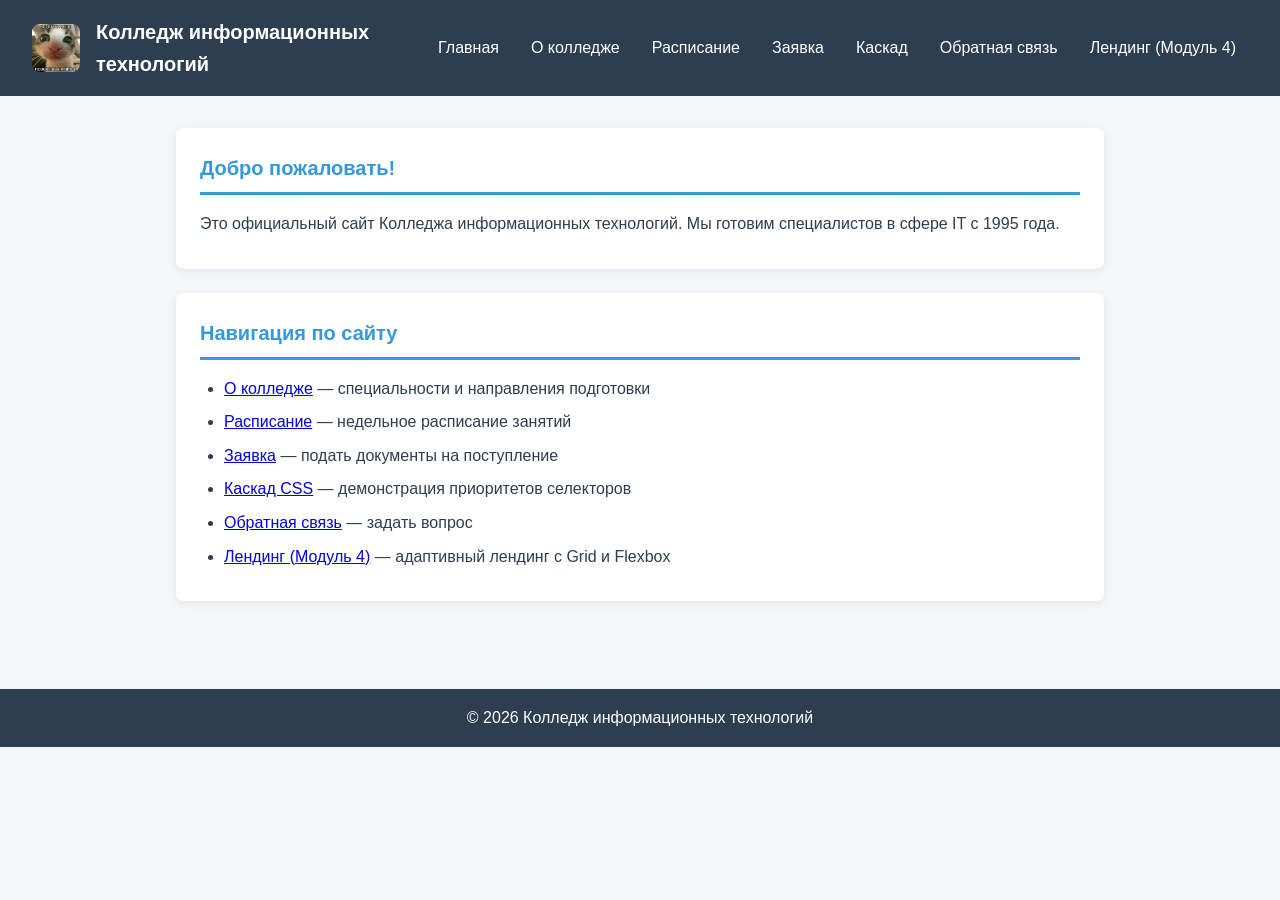
<file: index.html>
<!DOCTYPE html>
<html lang="ru">
<head>
    <meta charset="UTF-8">
    <meta name="viewport" content="width=device-width, initial-scale=1.0">
    <title>Колледж информационных технологий</title>
    <link rel="stylesheet" href="style.css">
</head>
<body>

    <header class="header">
        <img src="logo.png" alt="Логотип колледжа" class="logo">
        <h1>Колледж информационных технологий</h1>
        <nav class="nav">
            <a href="index.html">Главная</a>
            <a href="about.html">О колледже</a>
            <a href="table.html">Расписание</a>
            <a href="form.html">Заявка</a>
            <a href="cascade.html">Каскад</a>
            <a href="feedback.html">Обратная связь</a>
            <a href="landing.html">Лендинг (Модуль 4)</a>
        </nav>
    </header>

    <main class="main">

        <section class="intro">
            <h2>Добро пожаловать!</h2>
            <p>Это официальный сайт Колледжа информационных технологий. Мы готовим специалистов в сфере IT с 1995 года.</p>
        </section>

        <section class="info">
            <h2>Навигация по сайту</h2>
            <ul>
                <li><a href="about.html">О колледже</a> — специальности и направления подготовки</li>
                <li><a href="table.html">Расписание</a> — недельное расписание занятий</li>
                <li><a href="form.html">Заявка</a> — подать документы на поступление</li>
                <li><a href="cascade.html">Каскад CSS</a> — демонстрация приоритетов селекторов</li>
                <li><a href="feedback.html">Обратная связь</a> — задать вопрос</li>
                <li><a href="landing.html">Лендинг (Модуль 4)</a> — адаптивный лендинг с Grid и Flexbox</li>
            </ul>
        </section>

    </main>

    <footer class="footer">
        <p>© 2026 Колледж информационных технологий</p>
    </footer>

</body>
</html>
</file>
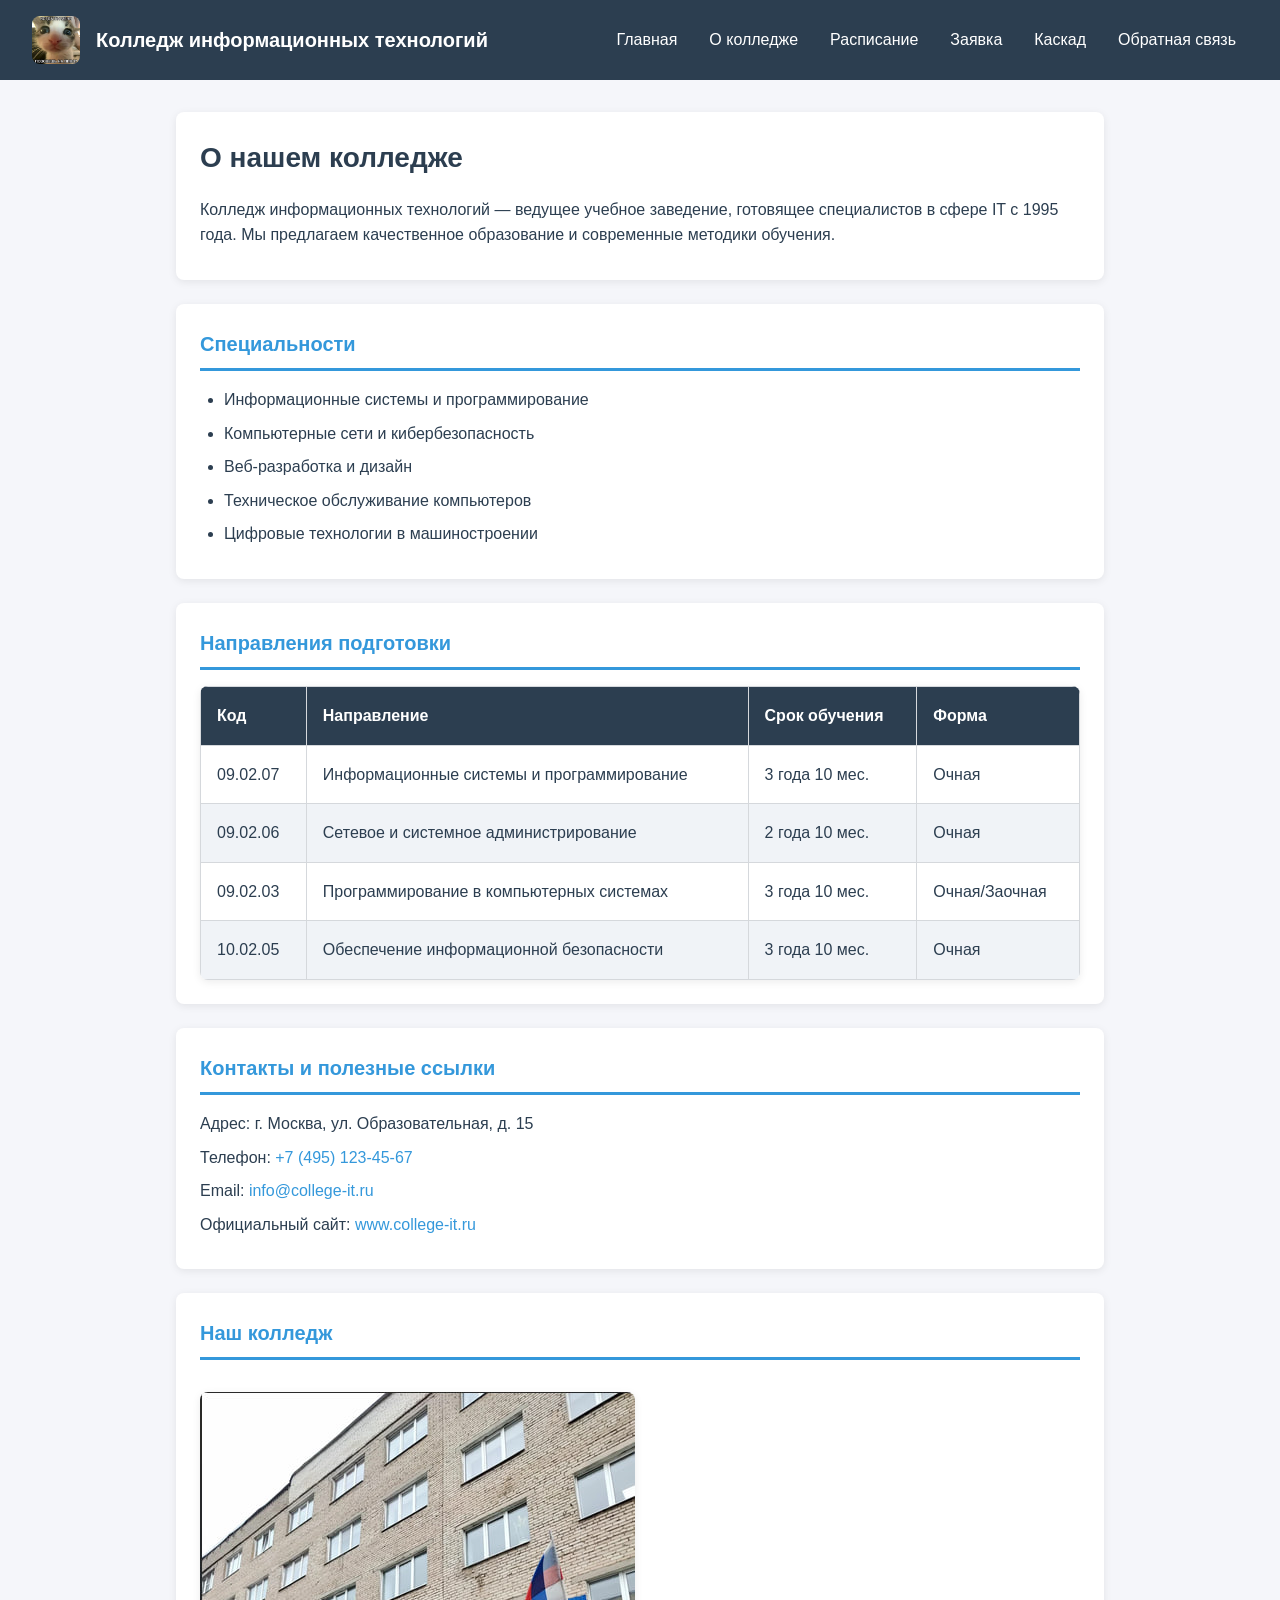
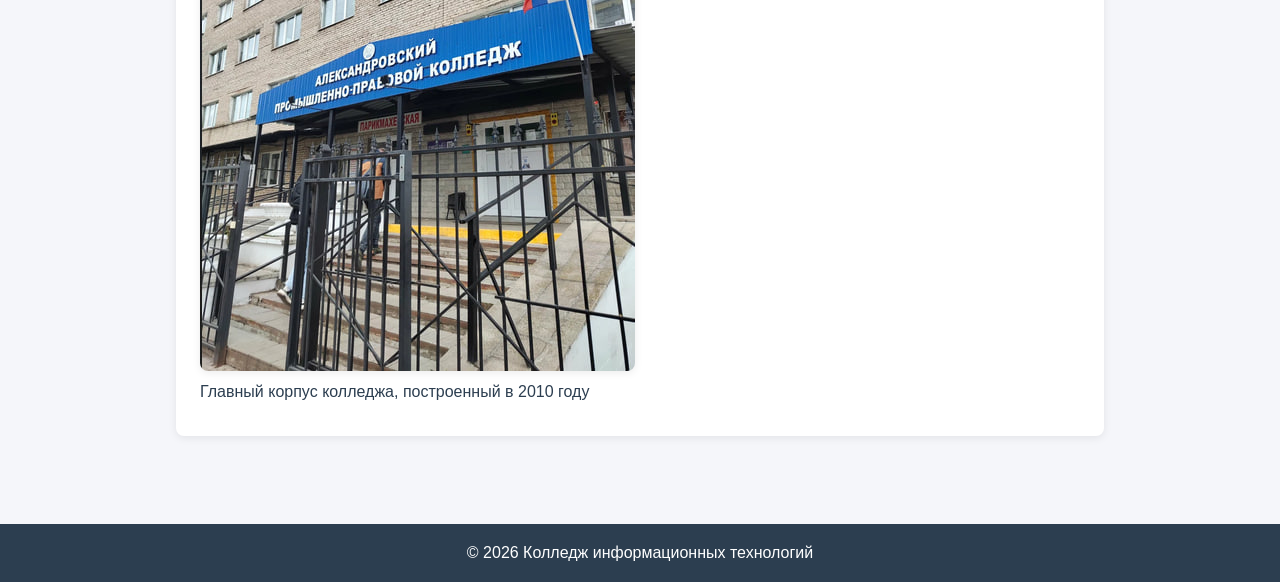
<file: about.html>
<!DOCTYPE html>
<html lang="ru">
<head>
    <meta charset="UTF-8">
    <meta name="viewport" content="width=device-width, initial-scale=1.0">
    <title>О колледже — Модульный проект</title>
    <link rel="stylesheet" href="style.css">
</head>
<body>

    <header class="header">
        <img src="logo.png" alt="Логотип колледжа" class="logo">
        <h1>Колледж информационных технологий</h1>
        <nav class="nav">
            <a href="index.html">Главная</a>
            <a href="about.html">О колледже</a>
            <a href="table.html">Расписание</a>
            <a href="form.html">Заявка</a>
            <a href="cascade.html">Каскад</a>
            <a href="feedback.html">Обратная связь</a>
        </nav>
    </header>

    <main class="main">

        <section class="intro">
            <h1>О нашем колледже</h1>
            <p>Колледж информационных технологий — ведущее учебное заведение, готовящее специалистов в сфере IT с 1995 года. Мы предлагаем качественное образование и современные методики обучения.</p>
        </section>

        <section class="specialties">
            <h2>Специальности</h2>
            <ul>
                <li>Информационные системы и программирование</li>
                <li>Компьютерные сети и кибербезопасность</li>
                <li>Веб-разработка и дизайн</li>
                <li>Техническое обслуживание компьютеров</li>
                <li>Цифровые технологии в машиностроении</li>
            </ul>
        </section>

        <section class="directions">
            <h2>Направления подготовки</h2>
            <table class="data-table">
                <thead>
                    <tr>
                        <th>Код</th>
                        <th>Направление</th>
                        <th>Срок обучения</th>
                        <th>Форма</th>
                    </tr>
                </thead>
                <tbody>
                    <tr>
                        <td>09.02.07</td>
                        <td>Информационные системы и программирование</td>
                        <td>3 года 10 мес.</td>
                        <td>Очная</td>
                    </tr>
                    <tr>
                        <td>09.02.06</td>
                        <td>Сетевое и системное администрирование</td>
                        <td>2 года 10 мес.</td>
                        <td>Очная</td>
                    </tr>
                    <tr>
                        <td>09.02.03</td>
                        <td>Программирование в компьютерных системах</td>
                        <td>3 года 10 мес.</td>
                        <td>Очная/Заочная</td>
                    </tr>
                    <tr>
                        <td>10.02.05</td>
                        <td>Обеспечение информационной безопасности</td>
                        <td>3 года 10 мес.</td>
                        <td>Очная</td>
                    </tr>
                </tbody>
            </table>
        </section>

        <section class="contacts">
            <h2>Контакты и полезные ссылки</h2>
            <p>Адрес: г. Москва, ул. Образовательная, д. 15</p>
            <p>Телефон: <a href="tel:+74951234567">+7 (495) 123-45-67</a></p>
            <p>Email: <a href="mailto:info@college-it.ru">info@college-it.ru</a></p>
            <p>Официальный сайт: <a href="https://example.com" target="_blank">www.college-it.ru</a></p>
        </section>

        <section class="photo">
            <h2>Наш колледж</h2>
            <img src="college.jpg" alt="Здание колледжа информационных технологий" class="college-photo">
            <p>Главный корпус колледжа, построенный в 2010 году</p>
        </section>

    </main>

    <footer class="footer">
        <p>© 2026 Колледж информационных технологий</p>
    </footer>

</body>
</html>
</file>
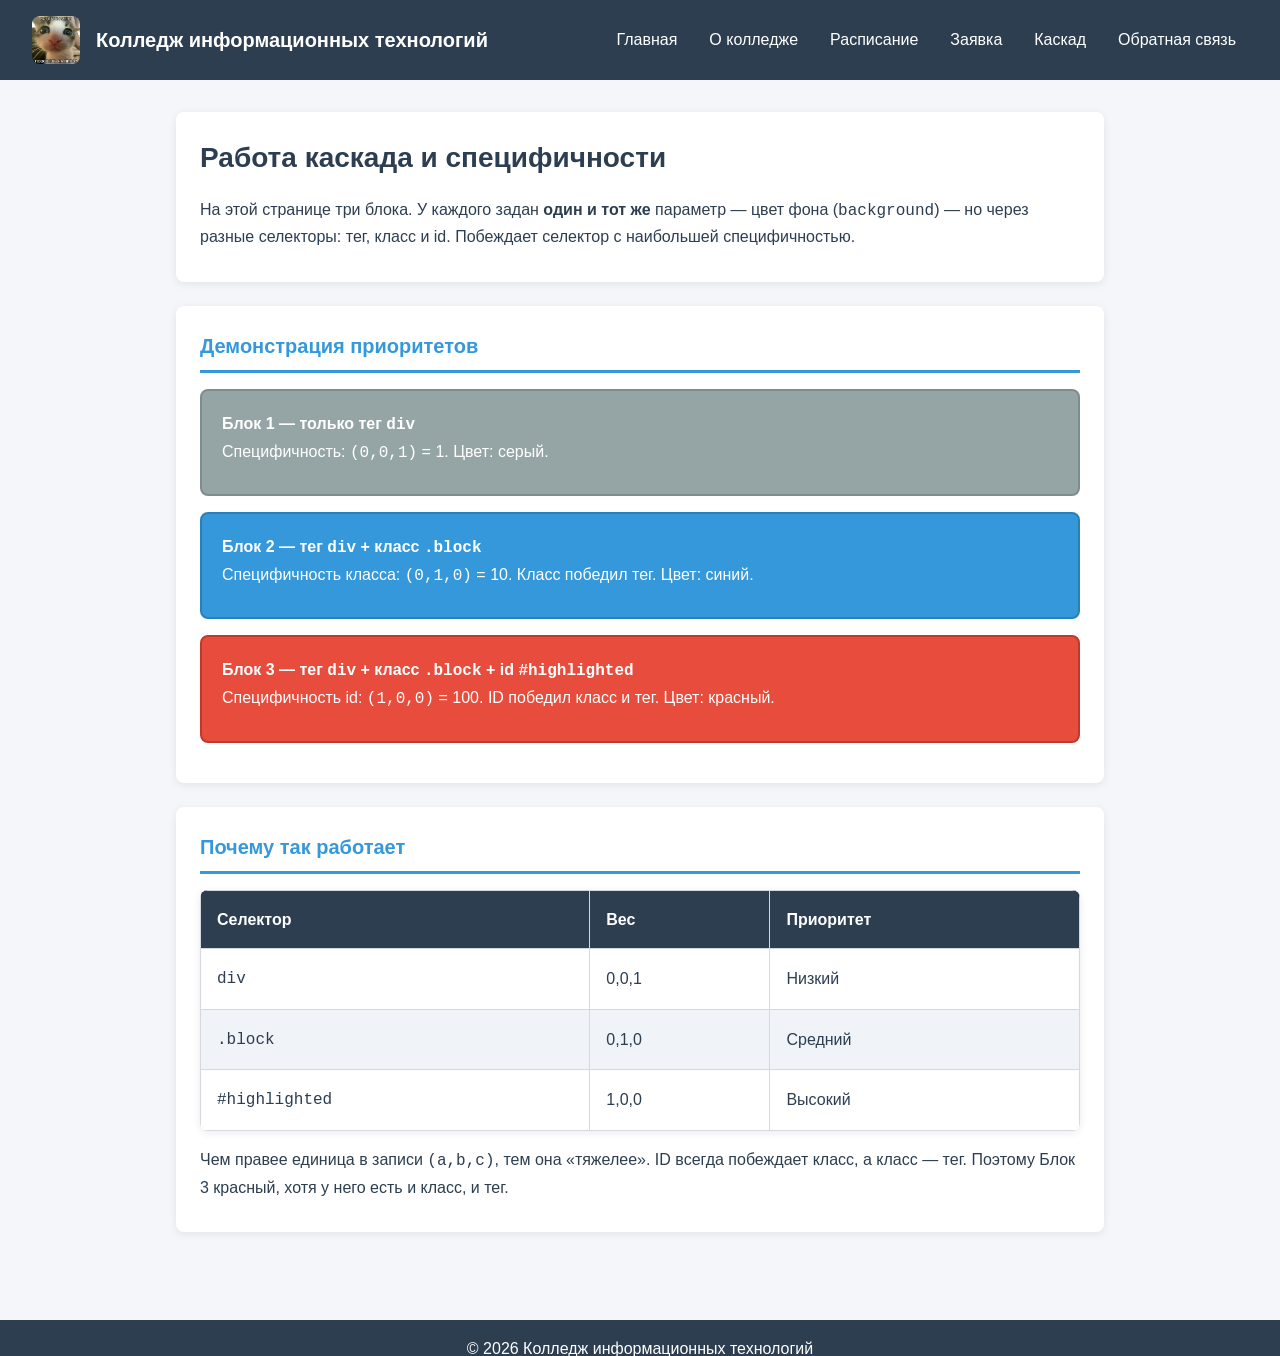
<file: cascade.html>
<!DOCTYPE html>
<html lang="ru">
<head>
    <meta charset="UTF-8">
    <meta name="viewport" content="width=device-width, initial-scale=1.0">
    <title>Разбор каскада и приоритетов селекторов</title>
    <link rel="stylesheet" href="style.css">
</head>
<body>

    <header class="header">
        <img src="logo.png" alt="Логотип колледжа" class="logo">
        <h1>Колледж информационных технологий</h1>
        <nav class="nav">
            <a href="index.html">Главная</a>
            <a href="about.html">О колледже</a>
            <a href="table.html">Расписание</a>
            <a href="form.html">Заявка</a>
            <a href="cascade.html">Каскад</a>
            <a href="feedback.html">Обратная связь</a>
        </nav>
    </header>

    <main class="main">

        <section class="intro">
            <h1>Работа каскада и специфичности</h1>
            <p>На этой странице три блока. У каждого задан <strong>один и тот же</strong> параметр — цвет фона (<code>background</code>) — но через разные селекторы: тег, класс и id. Побеждает селектор с наибольшей специфичностью.</p>
        </section>

        <section class="cascade-section">
            <h2>Демонстрация приоритетов</h2>

            <!-- Блок 1: задан только через тег div (специфичность 0,0,1) -->
            <div>
                <strong>Блок 1 — только тег <code>div</code></strong>
                <p>Специфичность: <code>(0,0,1)</code> = 1. Цвет: серый.</p>
            </div>

            <!-- Блок 2: тег + класс (класс 0,1,0 перебивает тег 0,0,1) -->
            <div class="block">
                <strong>Блок 2 — тег <code>div</code> + класс <code>.block</code></strong>
                <p>Специфичность класса: <code>(0,1,0)</code> = 10. Класс победил тег. Цвет: синий.</p>
            </div>

            <!-- Блок 3: тег + класс + id (id 1,0,0 перебивает всё) -->
            <div class="block" id="highlighted">
                <strong>Блок 3 — тег <code>div</code> + класс <code>.block</code> + id <code>#highlighted</code></strong>
                <p>Специфичность id: <code>(1,0,0)</code> = 100. ID победил класс и тег. Цвет: красный.</p>
            </div>
        </section>

        <section class="explanation">
            <h2>Почему так работает</h2>
            <table class="data-table">
                <thead>
                    <tr>
                        <th>Селектор</th>
                        <th>Вес</th>
                        <th>Приоритет</th>
                    </tr>
                </thead>
                <tbody>
                    <tr>
                        <td><code>div</code></td>
                        <td>0,0,1</td>
                        <td>Низкий</td>
                    </tr>
                    <tr>
                        <td><code>.block</code></td>
                        <td>0,1,0</td>
                        <td>Средний</td>
                    </tr>
                    <tr>
                        <td><code>#highlighted</code></td>
                        <td>1,0,0</td>
                        <td>Высокий</td>
                    </tr>
                </tbody>
            </table>
            <p style="margin-top: 16px;">Чем правее единица в записи <code>(a,b,c)</code>, тем она «тяжелее». ID всегда побеждает класс, а класс — тег. Поэтому Блок 3 красный, хотя у него есть и класс, и тег.</p>
        </section>

    </main>

    <footer class="footer">
        <p>© 2026 Колледж информационных технологий</p>
    </footer>

</body>
</html>
</file>
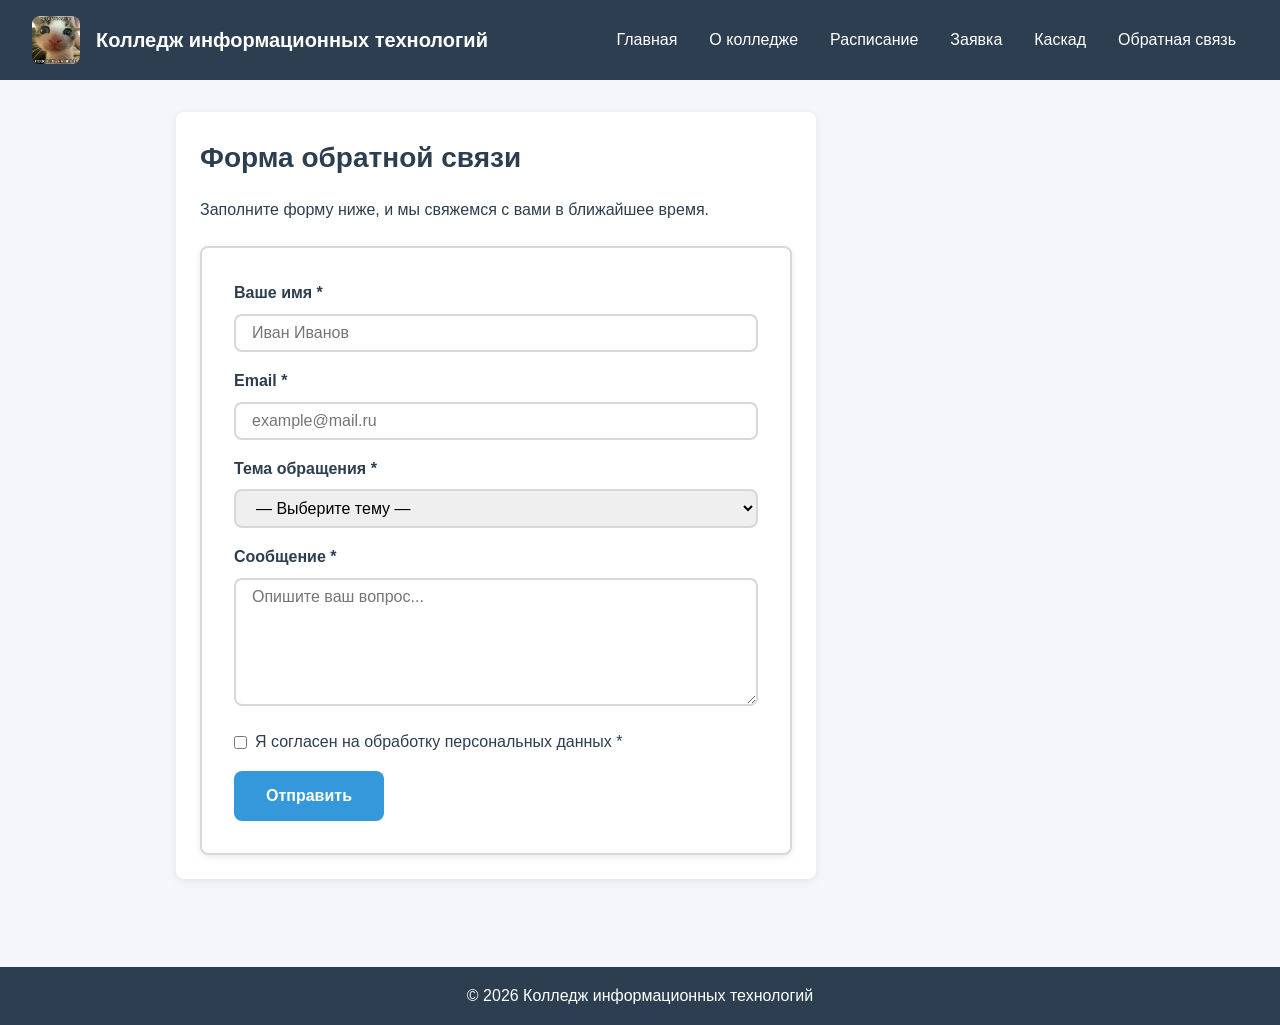
<file: feedback.html>
<!DOCTYPE html>
<html lang="ru">
<head>
    <meta charset="UTF-8">
    <meta name="viewport" content="width=device-width, initial-scale=1.0">
    <title>Обратная связь</title>
    <link rel="stylesheet" href="style.css">
</head>
<body>

    <header class="header">
        <img src="logo.png" alt="Логотип колледжа" class="logo">
        <h1>Колледж информационных технологий</h1>
        <nav class="nav">
            <a href="index.html">Главная</a>
            <a href="about.html">О колледже</a>
            <a href="table.html">Расписание</a>
            <a href="form.html">Заявка</a>
            <a href="cascade.html">Каскад</a>
            <a href="feedback.html">Обратная связь</a>
        </nav>
    </header>

    <main class="main">

        <section class="form-section">
            <h1>Форма обратной связи</h1>
            <p>Заполните форму ниже, и мы свяжемся с вами в ближайшее время.</p>

            <form class="contact-form" action="#" method="POST">

                <div class="form-group">
                    <label for="name">Ваше имя *</label>
                    <input type="text" id="name" name="name" placeholder="Иван Иванов" required>
                </div>

                <div class="form-group">
                    <label for="email">Email *</label>
                    <input type="email" id="email" name="email" placeholder="example@mail.ru" required>
                </div>

                <div class="form-group">
                    <label for="topic">Тема обращения *</label>
                    <select id="topic" name="topic" required>
                        <option value="">— Выберите тему —</option>
                        <option value="admission">Поступление</option>
                        <option value="study">Учебный процесс</option>
                        <option value="technical">Техническая проблема</option>
                        <option value="other">Другое</option>
                    </select>
                </div>

                <div class="form-group">
                    <label for="message">Сообщение *</label>
                    <textarea id="message" name="message" rows="6" placeholder="Опишите ваш вопрос..." required></textarea>
                </div>

                <div class="form-group checkbox-group">
                    <input type="checkbox" id="agree" name="agree" required>
                    <label for="agree">Я согласен на обработку персональных данных *</label>
                </div>

                <button type="submit" class="btn">Отправить</button>

            </form>
        </section>

    </main>

    <footer class="footer">
        <p>© 2026 Колледж информационных технологий</p>
    </footer>

</body>
</html>
</file>
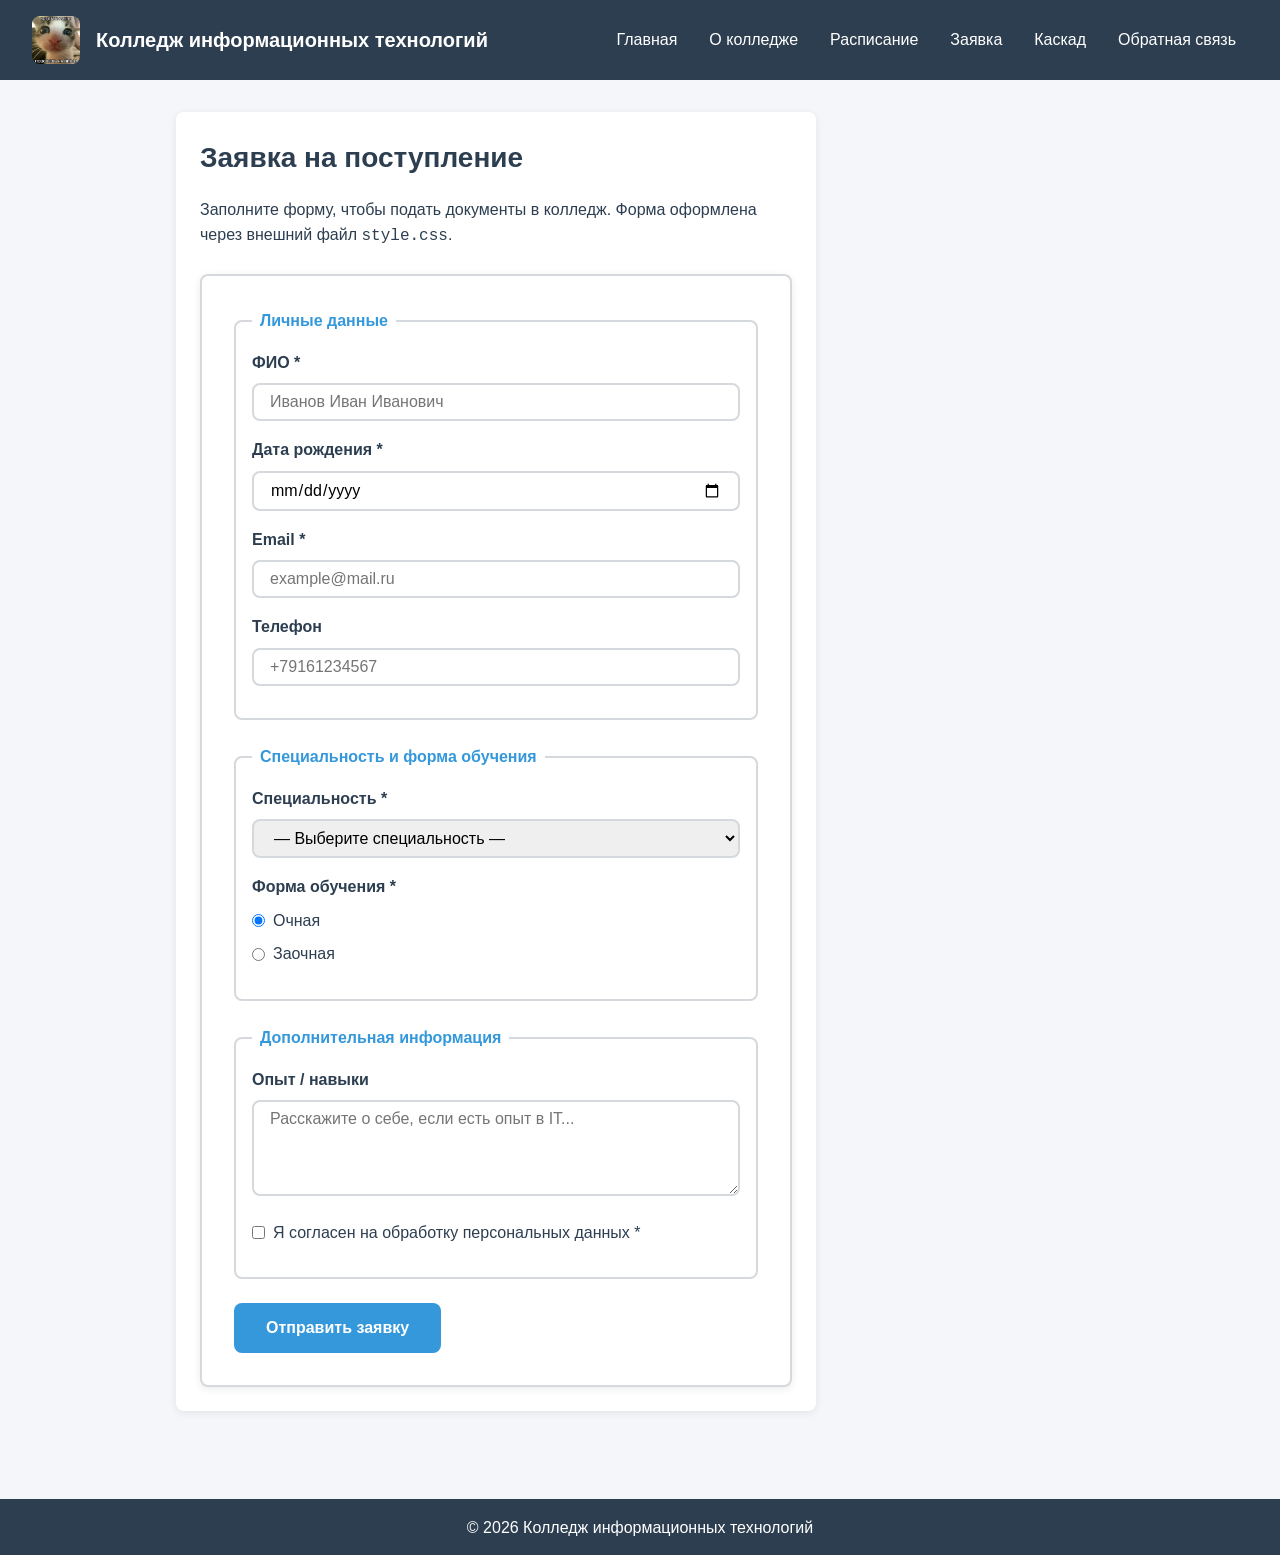
<file: form.html>
<!DOCTYPE html>
<html lang="ru">
<head>
    <meta charset="UTF-8">
    <meta name="viewport" content="width=device-width, initial-scale=1.0">
    <title>Заявка на поступление</title>
    <link rel="stylesheet" href="style.css">
</head>
<body>

    <header class="header">
        <img src="logo.png" alt="Логотип колледжа" class="logo">
        <h1>Колледж информационных технологий</h1>
        <nav class="nav">
            <a href="index.html">Главная</a>
            <a href="about.html">О колледже</a>
            <a href="table.html">Расписание</a>
            <a href="form.html">Заявка</a>
            <a href="cascade.html">Каскад</a>
            <a href="feedback.html">Обратная связь</a>
        </nav>
    </header>

    <main class="main">

        <section class="form-section">
            <h1>Заявка на поступление</h1>
            <p>Заполните форму, чтобы подать документы в колледж. Форма оформлена через внешний файл <code>style.css</code>.</p>

            <form class="application-form" action="#" method="POST">

                <fieldset>
                    <legend>Личные данные</legend>

                    <div class="form-group">
                        <label for="fullname">ФИО *</label>
                        <input type="text" id="fullname" name="fullname" placeholder="Иванов Иван Иванович" required>
                    </div>

                    <div class="form-group">
                        <label for="birthdate">Дата рождения *</label>
                        <input type="date" id="birthdate" name="birthdate" required>
                    </div>

                    <div class="form-group">
                        <label for="email">Email *</label>
                        <input type="email" id="email" name="email" placeholder="example@mail.ru" required>
                    </div>

                    <div class="form-group">
                        <label for="phone">Телефон</label>
                        <input type="tel" id="phone" name="phone" placeholder="+79161234567"
                               pattern="\+7[0-9]{10}"
                               title="Формат: +7 и 10 цифр">
                    </div>
                </fieldset>

                <fieldset>
                    <legend>Специальность и форма обучения</legend>

                    <div class="form-group">
                        <label for="specialty">Специальность *</label>
                        <select id="specialty" name="specialty" required>
                            <option value="">— Выберите специальность —</option>
                            <option value="09.02.07">Информационные системы и программирование</option>
                            <option value="09.02.06">Сетевое и системное администрирование</option>
                            <option value="09.02.03">Программирование в компьютерных системах</option>
                            <option value="10.02.05">Обеспечение информационной безопасности</option>
                        </select>
                    </div>

                    <div class="form-group radio-group">
                        <label>Форма обучения *</label>
                        <div class="radio-row">
                            <input type="radio" id="fulltime" name="studyform" value="fulltime" checked>
                            <label for="fulltime">Очная</label>
                        </div>
                        <div class="radio-row">
                            <input type="radio" id="parttime" name="studyform" value="parttime">
                            <label for="parttime">Заочная</label>
                        </div>
                    </div>
                </fieldset>

                <fieldset>
                    <legend>Дополнительная информация</legend>

                    <div class="form-group">
                        <label for="experience">Опыт / навыки</label>
                        <textarea id="experience" name="experience" rows="4" placeholder="Расскажите о себе, если есть опыт в IT..."></textarea>
                    </div>

                    <div class="form-group checkbox-group">
                        <input type="checkbox" id="agree" name="agree" required>
                        <label for="agree">Я согласен на обработку персональных данных *</label>
                    </div>
                </fieldset>

                <button type="submit" class="btn">Отправить заявку</button>

            </form>
        </section>

    </main>

    <footer class="footer">
        <p>© 2026 Колледж информационных технологий</p>
    </footer>

</body>
</html>
</file>
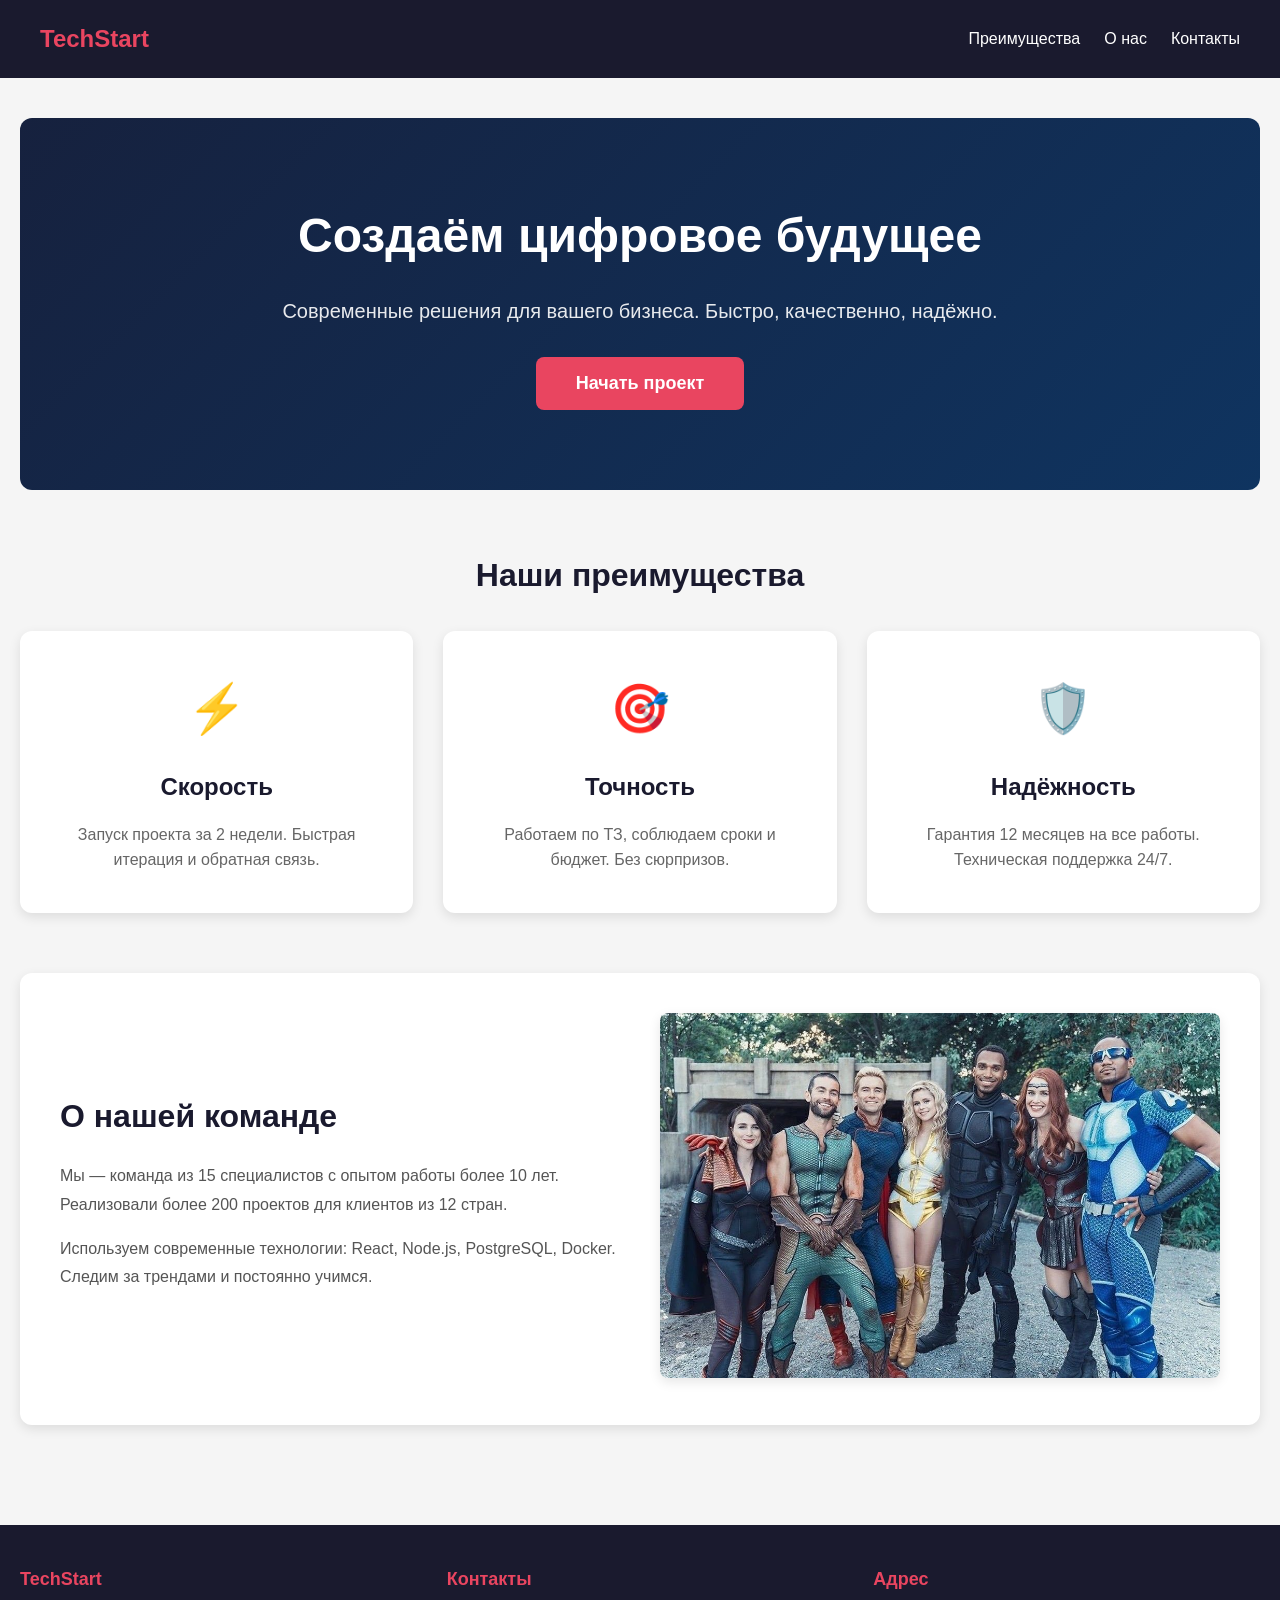
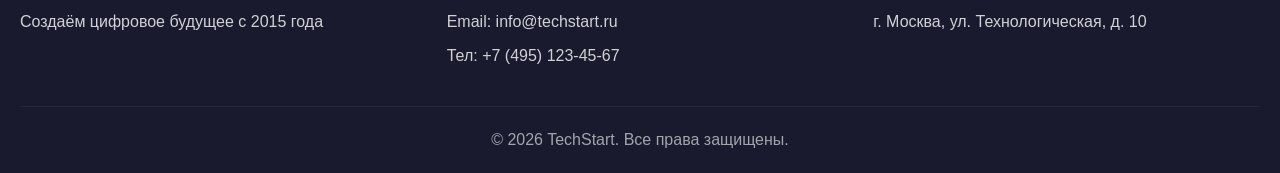
<file: landing.html>
<!DOCTYPE html>
<html lang="ru">
<head>
    <meta charset="UTF-8">
    <meta name="viewport" content="width=device-width, initial-scale=1.0">
    <title>Адаптивный лендинг</title>
    <link rel="stylesheet" href="landing.css">
</head>
<body>

    <!-- Шапка на flexbox -->
    <header class="header">
        <div class="logo">TechStart</div>
        <nav class="nav">
            <a href="#features">Преимущества</a>
            <a href="#about">О нас</a>
            <a href="#contact">Контакты</a>
        </nav>
    </header>

    <!-- Каркас страницы на CSS Grid -->
    <main class="main">

        <!-- Приветственный блок -->
        <section class="hero">
            <h1>Создаём цифровое будущее</h1>
            <p>Современные решения для вашего бизнеса. Быстро, качественно, надёжно.</p>
            <button class="btn">Начать проект</button>
        </section>

        <!-- Карточки преимуществ на flexbox -->
        <section class="features" id="features">
            <h2>Наши преимущества</h2>
            <div class="cards">
                <div class="card">
                    <div class="card-icon">⚡</div>
                    <h3>Скорость</h3>
                    <p>Запуск проекта за 2 недели. Быстрая итерация и обратная связь.</p>
                </div>
                <div class="card">
                    <div class="card-icon">🎯</div>
                    <h3>Точность</h3>
                    <p>Работаем по ТЗ, соблюдаем сроки и бюджет. Без сюрпризов.</p>
                </div>
                <div class="card">
                    <div class="card-icon">🛡️</div>
                    <h3>Надёжность</h3>
                    <p>Гарантия 12 месяцев на все работы. Техническая поддержка 24/7.</p>
                </div>
            </div>
        </section>

        <!-- Блок с картинкой -->
        <section class="image-block" id="about">
            <div class="image-content">
                <h2>О нашей команде</h2>
                <p>Мы — команда из 15 специалистов с опытом работы более 10 лет. Реализовали более 200 проектов для клиентов из 12 стран.</p>
                <p>Используем современные технологии: React, Node.js, PostgreSQL, Docker. Следим за трендами и постоянно учимся.</p>
            </div>
            <div class="image-wrapper">
                <img src="team.jpg" alt="Наша команда за работой">
            </div>
        </section>

    </main>

    <!-- Подвал -->
    <footer class="footer" id="contact">
        <div class="footer-content">
            <div class="footer-col">
                <h4>TechStart</h4>
                <p>Создаём цифровое будущее с 2015 года</p>
            </div>
            <div class="footer-col">
                <h4>Контакты</h4>
                <p>Email: info@techstart.ru</p>
                <p>Тел: +7 (495) 123-45-67</p>
            </div>
            <div class="footer-col">
                <h4>Адрес</h4>
                <p>г. Москва, ул. Технологическая, д. 10</p>
            </div>
        </div>
        <div class="footer-bottom">
            <p>© 2026 TechStart. Все права защищены.</p>
        </div>
    </footer>

</body>
</html>
</file>
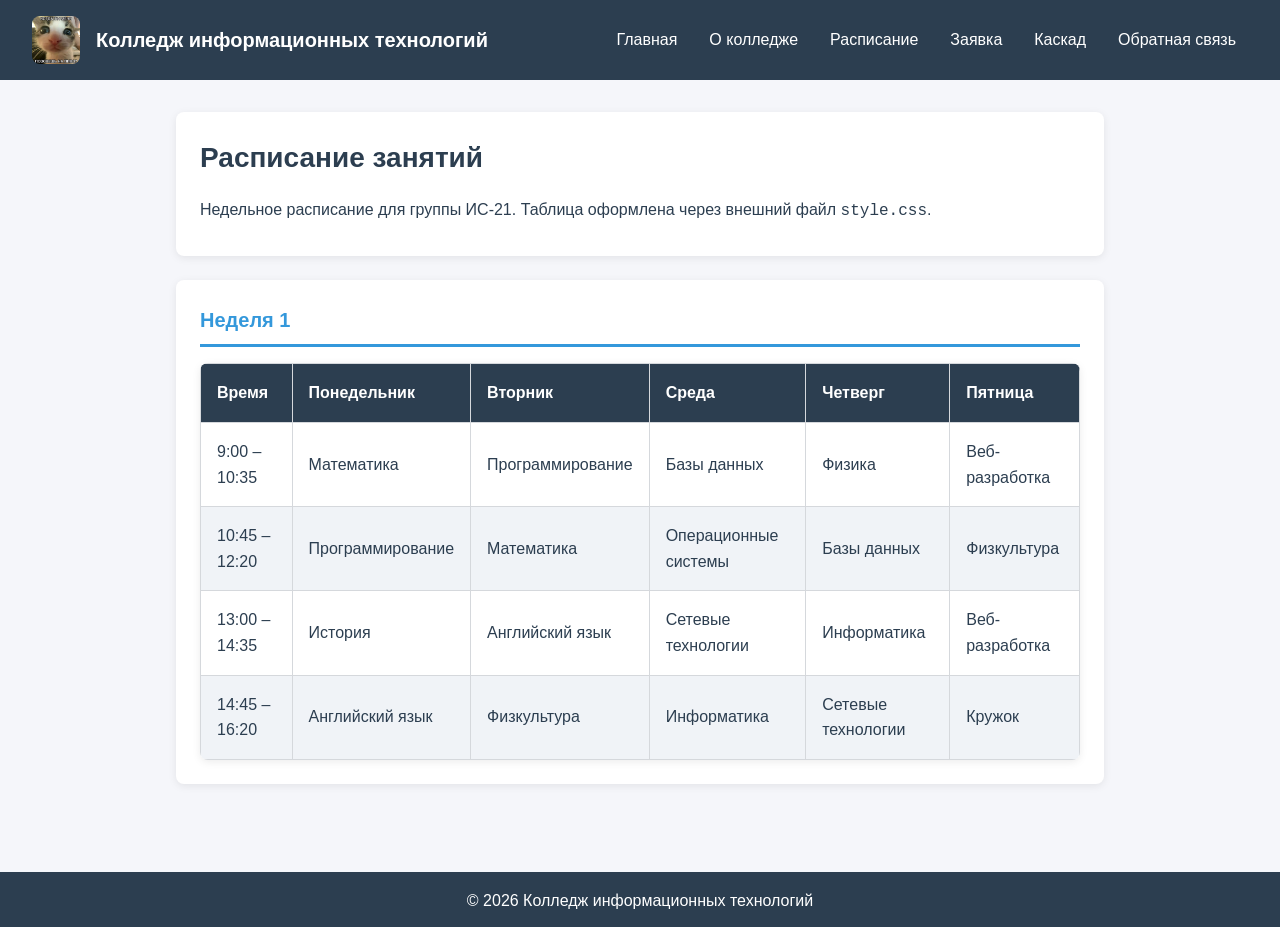
<file: table.html>
<!DOCTYPE html>
<html lang="ru">
<head>
    <meta charset="UTF-8">
    <meta name="viewport" content="width=device-width, initial-scale=1.0">
    <title>Расписание занятий</title>
    <link rel="stylesheet" href="style.css">
</head>
<body>

    <header class="header">
        <img src="logo.png" alt="Логотип колледжа" class="logo">
        <h1>Колледж информационных технологий</h1>
        <nav class="nav">
            <a href="index.html">Главная</a>
            <a href="about.html">О колледже</a>
            <a href="table.html">Расписание</a>
            <a href="form.html">Заявка</a>
            <a href="cascade.html">Каскад</a>
            <a href="feedback.html">Обратная связь</a>
        </nav>
    </header>

    <main class="main">

        <section class="intro">
            <h1>Расписание занятий</h1>
            <p>Недельное расписание для группы ИС-21. Таблица оформлена через внешний файл <code>style.css</code>.</p>
        </section>

        <section class="schedule">
            <h2>Неделя 1</h2>
            <table class="data-table">
                <thead>
                    <tr>
                        <th>Время</th>
                        <th>Понедельник</th>
                        <th>Вторник</th>
                        <th>Среда</th>
                        <th>Четверг</th>
                        <th>Пятница</th>
                    </tr>
                </thead>
                <tbody>
                    <tr>
                        <td>9:00 – 10:35</td>
                        <td>Математика</td>
                        <td>Программирование</td>
                        <td>Базы данных</td>
                        <td>Физика</td>
                        <td>Веб-разработка</td>
                    </tr>
                    <tr>
                        <td>10:45 – 12:20</td>
                        <td>Программирование</td>
                        <td>Математика</td>
                        <td>Операционные системы</td>
                        <td>Базы данных</td>
                        <td>Физкультура</td>
                    </tr>
                    <tr>
                        <td>13:00 – 14:35</td>
                        <td>История</td>
                        <td>Английский язык</td>
                        <td>Сетевые технологии</td>
                        <td>Информатика</td>
                        <td>Веб-разработка</td>
                    </tr>
                    <tr>
                        <td>14:45 – 16:20</td>
                        <td>Английский язык</td>
                        <td>Физкультура</td>
                        <td>Информатика</td>
                        <td>Сетевые технологии</td>
                        <td>Кружок</td>
                    </tr>
                </tbody>
            </table>
        </section>

    </main>

    <footer class="footer">
        <p>© 2026 Колледж информационных технологий</p>
    </footer>

</body>
</html>
</file>
<file: style.css>
/* ============================================
   ПАЛИТРА ПРОЕКТА
   #2C3E50 — тёмно-синий (шапка, подвал, заголовки)
   #3498DB — голубой (акценты, кнопки, ссылки)
   #E74C3C — красный (акцент, hover, id-блок в каскаде)
   ============================================ */

/* ===== СБРОС ===== */
* {
    margin: 0;
    padding: 0;
    box-sizing: border-box;
}

body {
    font-family: Arial, sans-serif;
    font-size: 16px;
    line-height: 1.6;
    color: #2C3E50;
    background: #F5F6FA;
}

/* ===== ШАПКА ===== */
.header {
    background: #2C3E50;
    color: white;
    padding: 16px 32px;
    display: flex;
    align-items: center;
    gap: 16px;
    flex-wrap: wrap;
}

.logo {
    width: 48px;
    height: 48px;
    border-radius: 8px;
}

.header h1 {
    font-size: 20px;
    flex: 1;
}

.nav {
    display: flex;
    gap: 8px;
    flex-wrap: wrap;
}

.nav a {
    color: white;
    text-decoration: none;
    padding: 8px 12px;
    border-radius: 8px;
    transition: background 0.3s;
}

.nav a:hover {
    background: #3498DB;
}

/* ===== ОСНОВНОЙ КОНТЕНТ ===== */
.main {
    max-width: 960px;
    margin: 0 auto;
    padding: 32px 16px;
}

section {
    background: white;
    padding: 24px;
    border-radius: 8px;
    margin-bottom: 24px;
    box-shadow: 0 2px 8px rgba(0,0,0,0.08);
}

section h1 {
    font-size: 28px;
    margin-bottom: 16px;
    color: #2C3E50;
}

section h2 {
    font-size: 20px;
    color: #3498DB;
    margin-bottom: 16px;
    padding-bottom: 8px;
    border-bottom: 3px solid #3498DB;
}

section p {
    margin-bottom: 8px;
}

section ul {
    padding-left: 24px;
}

section ul li {
    margin-bottom: 8px;
}

/* ===== ССЫЛКИ ===== */
.contacts a {
    color: #3498DB;
    text-decoration: none;
}

.contacts a:hover {
    text-decoration: underline;
}

/* ===== ИЗОБРАЖЕНИЕ ===== */
.college-photo {
    max-width: 100%;
    height: auto;
    border-radius: 8px;
    margin-top: 16px;
    box-shadow: 0 2px 8px rgba(0,0,0,0.08);
}

/* ============================================
   ТАБЛИЦА (для table.html, about.html, cascade.html)
   ============================================ */
.data-table {
    width: 100%;
    border-collapse: collapse;
    background: white;
    border-radius: 8px;
    overflow: hidden;
    box-shadow: 0 2px 8px rgba(0,0,0,0.08);
    margin-top: 16px;
    font-size: 16px;
}

.data-table th,
.data-table td {
    padding: 16px;
    margin: 0;
    text-align: left;
    border: 1px solid #D5D8DC;
}

.data-table th {
    background: #2C3E50;
    color: white;
    font-weight: bold;
    font-family: Arial, sans-serif;
}

.data-table tbody tr:nth-child(even) {
    background: #F0F3F7;
}

.data-table tbody tr:hover {
    background: #EBF5FB;
}

/* ============================================
   ФОРМА (для form.html, feedback.html)
   ============================================ */
.form-section {
    max-width: 640px;
}

.application-form,
.contact-form {
    background: white;
    padding: 32px;
    border-radius: 8px;
    box-shadow: 0 2px 8px rgba(0,0,0,0.08);
    margin-top: 24px;
    border: 2px solid #D5D8DC;
}

fieldset {
    border: 2px solid #D5D8DC;
    border-radius: 8px;
    padding: 16px;
    margin-bottom: 24px;
}

legend {
    font-weight: bold;
    color: #3498DB;
    padding: 0 8px;
    font-size: 16px;
}

.form-group {
    margin-bottom: 16px;
}

.form-group label {
    display: block;
    font-weight: bold;
    margin-bottom: 8px;
    font-size: 16px;
}

.form-group input[type="text"],
.form-group input[type="email"],
.form-group input[type="tel"],
.form-group input[type="date"],
.form-group select,
.form-group textarea {
    width: 100%;
    padding: 8px 16px;
    font-size: 16px;
    font-family: inherit;
    border: 2px solid #D5D8DC;
    border-radius: 8px;
    outline: none;
}

.form-group input:focus,
.form-group select:focus,
.form-group textarea:focus {
    border-color: #3498DB;
}

.form-group textarea {
    resize: vertical;
    min-height: 96px;
}

.radio-group label {
    margin-bottom: 8px;
}

.radio-row {
    display: flex;
    align-items: center;
    gap: 8px;
    margin-bottom: 8px;
}

.radio-row label {
    display: inline;
    font-weight: normal;
    margin: 0;
}

.checkbox-group {
    display: flex;
    align-items: center;
    gap: 8px;
}

.checkbox-group input[type="checkbox"] {
    width: auto;
}

.checkbox-group label {
    display: inline;
    font-weight: normal;
    margin: 0;
}

.btn {
    background: #3498DB;
    color: white;
    border: none;
    padding: 16px 32px;
    font-size: 16px;
    font-weight: bold;
    border-radius: 8px;
    cursor: pointer;
    transition: background 0.3s;
}

.btn:hover {
    background: #2C3E50;
}

/* ============================================
   КАСКАД — демонстрация приоритетов селекторов
   Стили применяются ТОЛЬКО к блокам внутри .cascade-section
   ============================================ */

/* Селектор 1: ТЕГ div — специфичность (0,0,1) = 1 */
.cascade-section > div {
    background: #95a5a6;
    color: white;
    padding: 20px;
    margin: 16px 0;
    border-radius: 8px;
    border: 2px solid #7f8c8d;
}

/* Селектор 2: КЛАСС .block — специфичность (0,1,0) = 10 */
.cascade-section > div.block {
    background: #3498DB;
    border-color: #2980b9;
}

/* Селектор 3: ID #highlighted — специфичность (1,0,0) = 100 */
.cascade-section > div#highlighted {
    background: #E74C3C;
    border-color: #c0392b;
}

/* ===== ПОДВАЛ ===== */
.footer {
    background: #2C3E50;
    color: white;
    text-align: center;
    padding: 16px;
    margin-top: 32px;
}

/* ===== АДАПТИВ ===== */
@media (max-width: 768px) {
    .header {
        flex-direction: column;
        align-items: flex-start;
    }
    .header h1 {
        font-size: 18px;
    }
}
</file>
<file: landing.css>
/* ============================================
   ПАЛИТРА
   #1a1a2e — тёмно-синий (шапка, подвал)
   #16213e — синий (акценты)
   #0f3460 — голубой (кнопки, ссылки)
   #e94560 — красный (hover)
   #f5f5f5 — светло-серый (фон)
   ============================================ */

/* ===== СБРОС ===== */
* {
    margin: 0;
    padding: 0;
    box-sizing: border-box;
}

body {
    font-family: 'Segoe UI', Tahoma, Geneva, Verdana, sans-serif;
    font-size: 16px;
    line-height: 1.6;
    color: #333;
    background: #f5f5f5;
}

/* ============================================
   КАРКАС СТРАНИЦЫ НА CSS GRID
   ============================================ */
body {
    display: grid;
    grid-template-areas:
        "header"
        "main"
        "footer";
    grid-template-rows: auto 1fr auto;
    min-height: 100vh;
}

.header {
    grid-area: header;
}

.main {
    grid-area: main;
}

.footer {
    grid-area: footer;
}

/* ============================================
   ШАПКА НА FLEXBOX
   ============================================ */
.header {
    background: #1a1a2e;
    color: white;
    padding: 20px 40px;
    display: flex;
    justify-content: space-between;
    align-items: center;
    flex-wrap: wrap;
    gap: 16px;
}

.logo {
    font-size: 24px;
    font-weight: bold;
    color: #e94560;
}

.nav {
    display: flex;
    gap: 24px;
    flex-wrap: wrap;
}

.nav a {
    color: white;
    text-decoration: none;
    font-size: 16px;
    transition: color 0.3s;
}

.nav a:hover {
    color: #e94560;
}

/* ============================================
   ОСНОВНОЙ КОНТЕНТ
   ============================================ */
.main {
    padding: 40px 20px;
    max-width: 1440px;
    margin: 0 auto;
    width: 100%;
}

section {
    margin-bottom: 60px;
}

section h2 {
    font-size: 32px;
    color: #1a1a2e;
    margin-bottom: 30px;
    text-align: center;
}

/* ===== HERO ===== */
.hero {
    text-align: center;
    padding: 80px 20px;
    background: linear-gradient(135deg, #16213e 0%, #0f3460 100%);
    color: white;
    border-radius: 12px;
    margin-bottom: 60px;
}

.hero h1 {
    font-size: 48px;
    margin-bottom: 20px;
}

.hero p {
    font-size: 20px;
    margin-bottom: 30px;
    opacity: 0.9;
}

.btn {
    background: #e94560;
    color: white;
    border: none;
    padding: 16px 40px;
    font-size: 18px;
    font-weight: bold;
    border-radius: 8px;
    cursor: pointer;
    transition: background 0.3s;
}

.btn:hover {
    background: #c73e54;
}

/* ============================================
   КАРТОЧКИ ПРЕИМУЩЕСТВ НА FLEXBOX
   ============================================ */
.cards {
    display: flex;
    gap: 30px;
    flex-wrap: wrap;
    justify-content: center;
}

.card {
    flex: 1 1 300px;
    max-width: 400px;
    background: white;
    padding: 40px 30px;
    border-radius: 12px;
    box-shadow: 0 4px 12px rgba(0,0,0,0.1);
    text-align: center;
    transition: transform 0.3s, box-shadow 0.3s;
}

.card:hover {
    transform: translateY(-5px);
    box-shadow: 0 8px 24px rgba(0,0,0,0.15);
}

.card-icon {
    font-size: 48px;
    margin-bottom: 20px;
}

.card h3 {
    font-size: 24px;
    color: #1a1a2e;
    margin-bottom: 15px;
}

.card p {
    color: #666;
    line-height: 1.6;
}

/* ============================================
   БЛОК С КАРТИНКОЙ
   ============================================ */
.image-block {
    display: grid;
    grid-template-columns: 1fr 1fr;
    gap: 40px;
    align-items: center;
    background: white;
    padding: 40px;
    border-radius: 12px;
    box-shadow: 0 4px 12px rgba(0,0,0,0.1);
}

.image-content h2 {
    text-align: left;
    margin-bottom: 20px;
}

.image-content p {
    margin-bottom: 15px;
    color: #555;
    line-height: 1.8;
}

.image-wrapper img {
    width: 100%;
    height: auto;
    border-radius: 8px;
    box-shadow: 0 4px 12px rgba(0,0,0,0.1);
}

/* ============================================
   ПОДВАЛ
   ============================================ */
.footer {
    background: #1a1a2e;
    color: white;
    padding: 40px 20px 20px;
}

.footer-content {
    display: flex;
    justify-content: space-between;
    gap: 40px;
    flex-wrap: wrap;
    max-width: 1440px;
    margin: 0 auto 30px;
}

.footer-col {
    flex: 1;
    min-width: 250px;
}

.footer-col h4 {
    font-size: 18px;
    margin-bottom: 15px;
    color: #e94560;
}

.footer-col p {
    margin-bottom: 8px;
    opacity: 0.8;
}

.footer-bottom {
    text-align: center;
    padding-top: 20px;
    border-top: 1px solid rgba(255,255,255,0.1);
    opacity: 0.6;
}

/* ============================================
   МЕДИАЗАПРОСЫ
   ============================================ */

/* Планшет: 768px */
@media (max-width: 768px) {
    .header {
        flex-direction: column;
        text-align: center;
        padding: 20px;
    }

    .nav {
        justify-content: center;
    }

    .hero h1 {
        font-size: 36px;
    }

    .hero p {
        font-size: 18px;
    }

    .cards {
        flex-direction: column;
        align-items: center;
    }

    .card {
        max-width: 100%;
    }

    .image-block {
        grid-template-columns: 1fr;
        padding: 30px 20px;
    }

    .image-content h2 {
        text-align: center;
    }

    .footer-content {
        flex-direction: column;
        text-align: center;
    }

    .footer-col {
        min-width: 100%;
    }
}

/* Телефон: 480px */
@media (max-width: 480px) {
    .main {
        padding: 20px 10px;
    }

    .hero {
        padding: 40px 15px;
    }

    .hero h1 {
        font-size: 28px;
    }

    .hero p {
        font-size: 16px;
    }

    .btn {
        padding: 12px 30px;
        font-size: 16px;
    }

    section h2 {
        font-size: 24px;
    }

    .card {
        padding: 30px 20px;
    }

    .card-icon {
        font-size: 36px;
    }

    .card h3 {
        font-size: 20px;
    }

    .image-block {
        padding: 20px 15px;
    }

    .footer {
        padding: 30px 15px 15px;
    }

    .footer-col h4 {
        font-size: 16px;
    }

    .footer-col p {
        font-size: 14px;
    }
}
</file>
